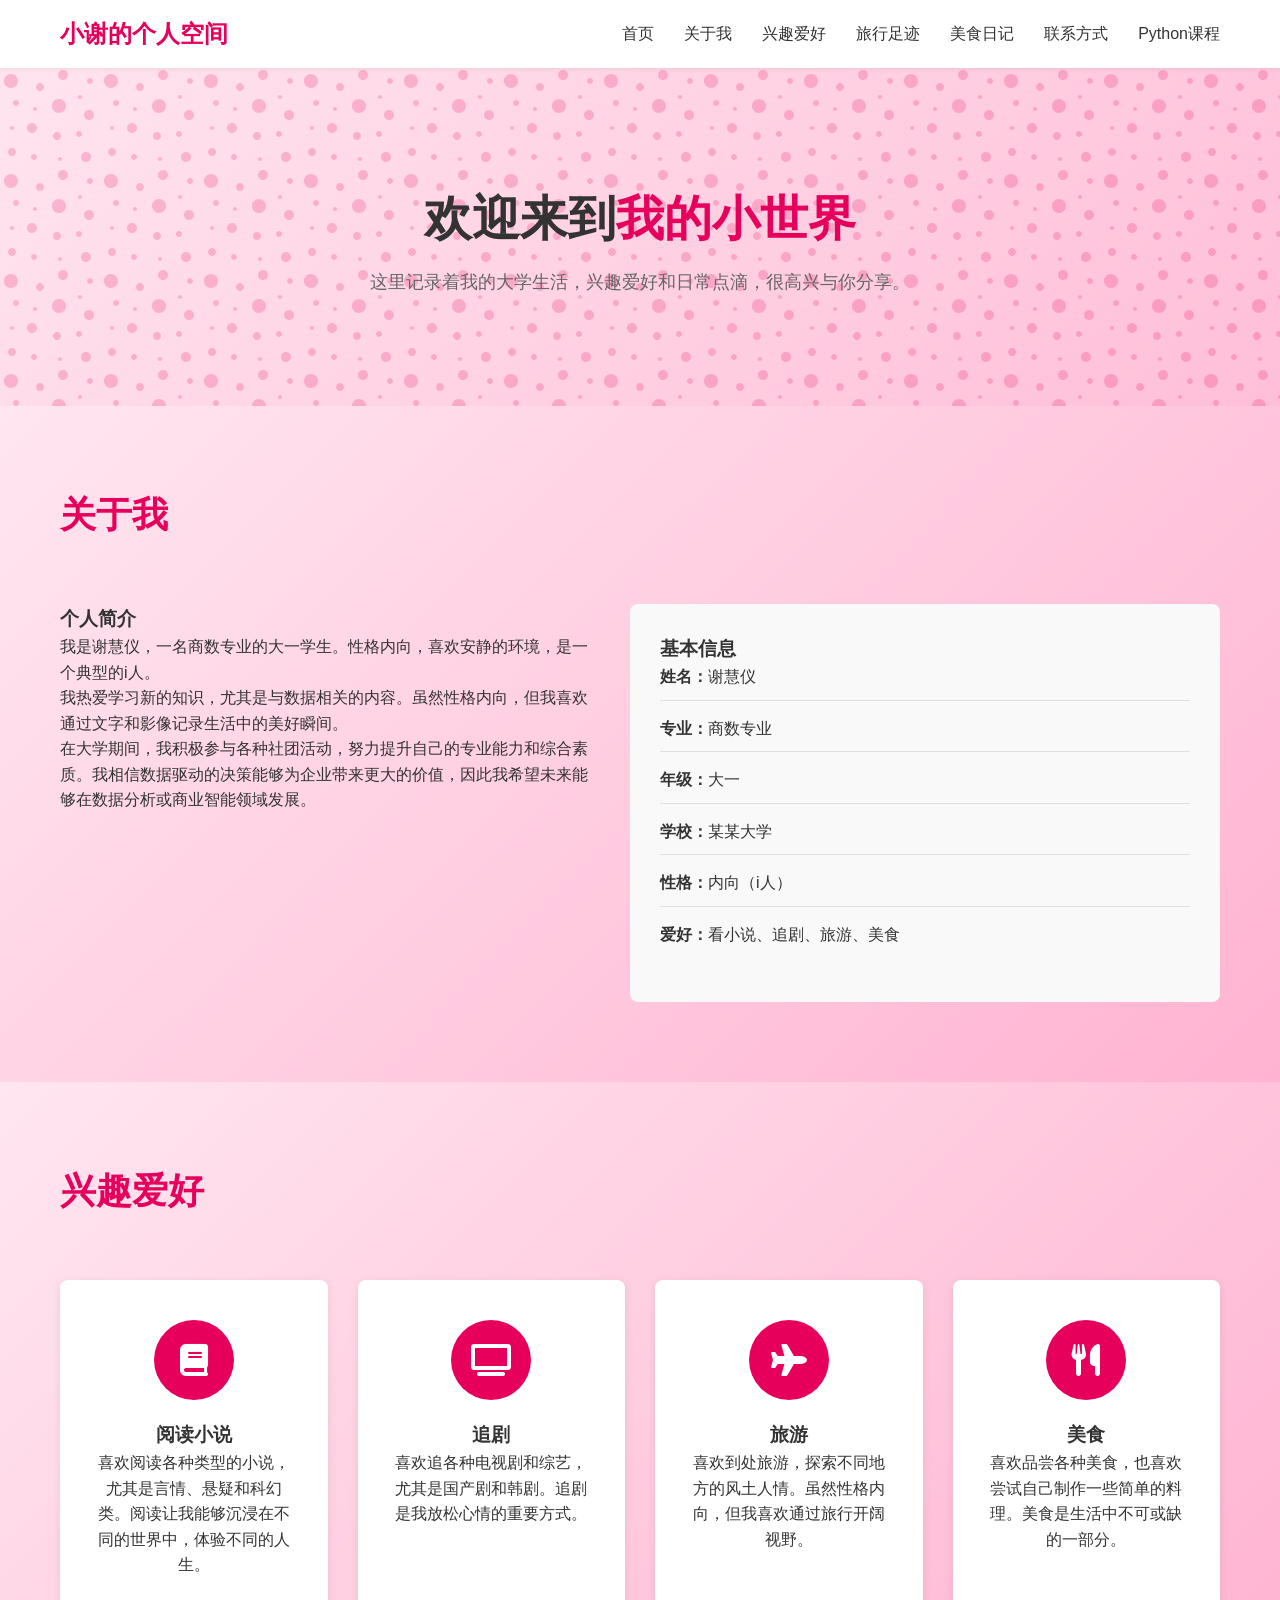
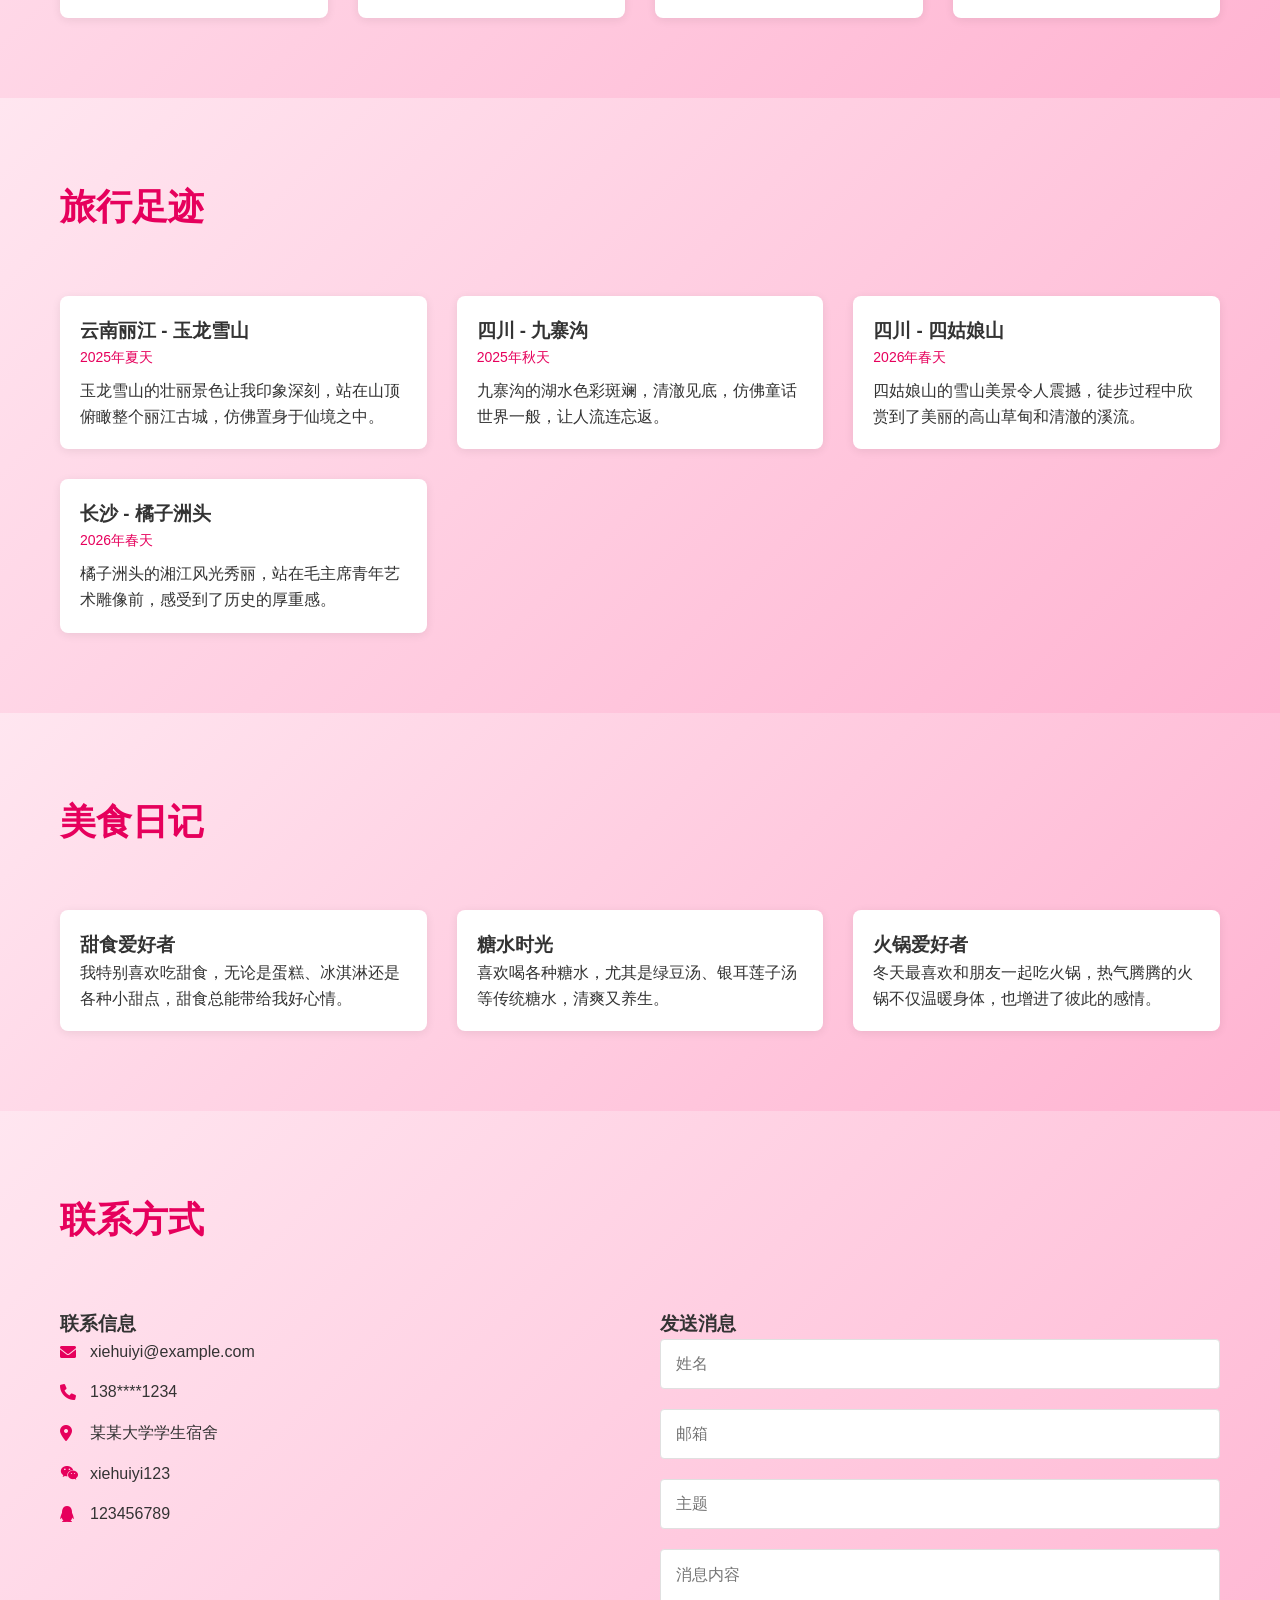
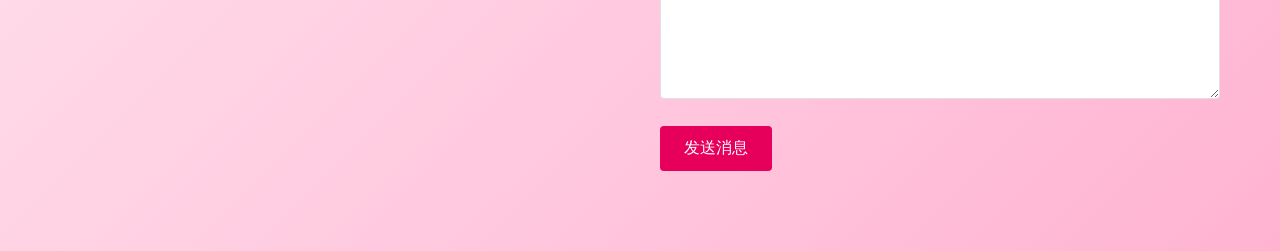
<file: personal.html>
<!DOCTYPE html>
<html lang="zh-CN">
<head>
    <meta charset="UTF-8">
    <meta name="viewport" content="width=device-width, initial-scale=1.0">
    <title>个人主页 - 谢慧仪</title>
    <link rel="stylesheet" href="styles.css">
    <link rel="stylesheet" href="https://cdnjs.cloudflare.com/ajax/libs/font-awesome/6.0.0/css/all.min.css">
</head>
<body>
    <!-- 导航栏 -->
    <header class="navbar">
        <div class="container">
            <div class="logo">
                <h1>小谢的个人空间</h1>
            </div>
            <nav class="nav-links">
                <a href="personal.html">首页</a>
                <a href="#about">关于我</a>
                <a href="#hobbies">兴趣爱好</a>
                <a href="#travel">旅行足迹</a>
                <a href="#food">美食日记</a>
                <a href="#contact">联系方式</a>
                <a href="python-course.html">Python课程</a>
            </nav>
            <div class="menu-toggle">
                <i class="fas fa-bars"></i>
            </div>
        </div>
    </header>

    <!-- 英雄区 -->
    <section class="hero">
        <div class="container">
            <div class="hero-content" style="text-align: center; max-width: 800px; margin: 0 auto;">
                <h2>欢迎来到<span class="highlight">我的小世界</span></h2>
                <p>这里记录着我的大学生活，兴趣爱好和日常点滴，很高兴与你分享。</p>
            </div>
        </div>
    </section>

    <!-- 关于我 -->
    <section id="about" class="about">
        <div class="container">
            <h2 class="section-title">关于我</h2>
            <div class="about-content">
                <div class="about-text">
                    <h3>个人简介</h3>
                    <p>我是谢慧仪，一名商数专业的大一学生。性格内向，喜欢安静的环境，是一个典型的i人。</p>
                    <p>我热爱学习新的知识，尤其是与数据相关的内容。虽然性格内向，但我喜欢通过文字和影像记录生活中的美好瞬间。</p>
                    <p>在大学期间，我积极参与各种社团活动，努力提升自己的专业能力和综合素质。我相信数据驱动的决策能够为企业带来更大的价值，因此我希望未来能够在数据分析或商业智能领域发展。</p>
                </div>
                <div class="about-info">
                    <h3>基本信息</h3>
                    <ul>
                        <li><strong>姓名：</strong>谢慧仪</li>
                        <li><strong>专业：</strong>商数专业</li>
                        <li><strong>年级：</strong>大一</li>
                        <li><strong>学校：</strong>某某大学</li>
                        <li><strong>性格：</strong>内向（i人）</li>
                        <li><strong>爱好：</strong>看小说、追剧、旅游、美食</li>
                    </ul>
                </div>
            </div>
        </div>
    </section>

    <!-- 兴趣爱好 -->
    <section id="hobbies" class="hobbies">
        <div class="container">
            <h2 class="section-title">兴趣爱好</h2>
            <div class="hobbies-grid">
                <div class="hobby-card">
                    <div class="hobby-icon">
                        <i class="fas fa-book"></i>
                    </div>
                    <h3>阅读小说</h3>
                    <p>喜欢阅读各种类型的小说，尤其是言情、悬疑和科幻类。阅读让我能够沉浸在不同的世界中，体验不同的人生。</p>
                </div>
                <div class="hobby-card">
                    <div class="hobby-icon">
                        <i class="fas fa-tv"></i>
                    </div>
                    <h3>追剧</h3>
                    <p>喜欢追各种电视剧和综艺，尤其是国产剧和韩剧。追剧是我放松心情的重要方式。</p>
                </div>
                <div class="hobby-card">
                    <div class="hobby-icon">
                        <i class="fas fa-plane"></i>
                    </div>
                    <h3>旅游</h3>
                    <p>喜欢到处旅游，探索不同地方的风土人情。虽然性格内向，但我喜欢通过旅行开阔视野。</p>
                </div>
                <div class="hobby-card">
                    <div class="hobby-icon">
                        <i class="fas fa-utensils"></i>
                    </div>
                    <h3>美食</h3>
                    <p>喜欢品尝各种美食，也喜欢尝试自己制作一些简单的料理。美食是生活中不可或缺的一部分。</p>
                </div>
            </div>
        </div>
    </section>

    <!-- 旅行足迹 -->
    <section id="travel" class="travel">
        <div class="container">
            <h2 class="section-title">旅行足迹</h2>
            <div class="travel-grid">
                <div class="travel-card">
                    <div class="travel-info">
                        <h3>云南丽江 - 玉龙雪山</h3>
                        <p class="travel-date">2025年夏天</p>
                        <p>玉龙雪山的壮丽景色让我印象深刻，站在山顶俯瞰整个丽江古城，仿佛置身于仙境之中。</p>
                    </div>
                </div>
                <div class="travel-card">
                    <div class="travel-info">
                        <h3>四川 - 九寨沟</h3>
                        <p class="travel-date">2025年秋天</p>
                        <p>九寨沟的湖水色彩斑斓，清澈见底，仿佛童话世界一般，让人流连忘返。</p>
                    </div>
                </div>
                <div class="travel-card">
                    <div class="travel-info">
                        <h3>四川 - 四姑娘山</h3>
                        <p class="travel-date">2026年春天</p>
                        <p>四姑娘山的雪山美景令人震撼，徒步过程中欣赏到了美丽的高山草甸和清澈的溪流。</p>
                    </div>
                </div>
                <div class="travel-card">
                    <div class="travel-info">
                        <h3>长沙 - 橘子洲头</h3>
                        <p class="travel-date">2026年春天</p>
                        <p>橘子洲头的湘江风光秀丽，站在毛主席青年艺术雕像前，感受到了历史的厚重感。</p>
                    </div>
                </div>
            </div>
        </div>
    </section>

    <!-- 美食日记 -->
    <section id="food" class="food">
        <div class="container">
            <h2 class="section-title">美食日记</h2>
            <div class="food-grid">
                <div class="food-card">
                    <div class="food-info">
                        <h3>甜食爱好者</h3>
                        <p>我特别喜欢吃甜食，无论是蛋糕、冰淇淋还是各种小甜点，甜食总能带给我好心情。</p>
                    </div>
                </div>
                <div class="food-card">
                    <div class="food-info">
                        <h3>糖水时光</h3>
                        <p>喜欢喝各种糖水，尤其是绿豆汤、银耳莲子汤等传统糖水，清爽又养生。</p>
                    </div>
                </div>
                <div class="food-card">
                    <div class="food-info">
                        <h3>火锅爱好者</h3>
                        <p>冬天最喜欢和朋友一起吃火锅，热气腾腾的火锅不仅温暖身体，也增进了彼此的感情。</p>
                    </div>
                </div>
            </div>
        </div>
    </section>

    <!-- 联系方式 -->
    <section id="contact" class="contact">
        <div class="container">
            <h2 class="section-title">联系方式</h2>
            <div class="contact-content">
                <div class="contact-info">
                    <h3>联系信息</h3>
                    <ul>
                        <li><i class="fas fa-envelope"></i> xiehuiyi@example.com</li>
                        <li><i class="fas fa-phone"></i> 138****1234</li>
                        <li><i class="fas fa-map-marker-alt"></i> 某某大学学生宿舍</li>
                        <li><i class="fab fa-weixin"></i> xiehuiyi123</li>
                        <li><i class="fab fa-qq"></i> 123456789</li>
                    </ul>
                </div>
                <div class="contact-form">
                    <h3>发送消息</h3>
                    <form>
                        <div class="form-group">
                            <input type="text" placeholder="姓名">
                        </div>
                        <div class="form-group">
                            <input type="email" placeholder="邮箱">
                        </div>
                        <div class="form-group">
                            <input type="text" placeholder="主题">
                        </div>
                        <div class="form-group">
                            <textarea placeholder="消息内容"></textarea>
                        </div>
                        <button type="submit" class="btn btn-primary">发送消息</button>
                    </form>
                </div>
            </div>
        </div>
    </section>



    <script>
        // 移动端菜单切换
        document.querySelector('.menu-toggle').addEventListener('click', function() {
            document.querySelector('.nav-links').classList.toggle('active');
        });

        // 平滑滚动
        document.querySelectorAll('a[href^="#"]').forEach(anchor => {
            anchor.addEventListener('click', function (e) {
                // 确保只处理页面内锚点链接，不影响外部链接或页面跳转
                if (this.getAttribute('href').startsWith('#')) {
                    e.preventDefault();
                    const target = document.querySelector(this.getAttribute('href'));
                    if (target) {
                        target.scrollIntoView({ behavior: 'smooth' });
                    }
                }
            });
        });
    </script>
</body>
</html>
</file>
<file: styles.css>
/* 全局样式 */
* {
    margin: 0;
    padding: 0;
    box-sizing: border-box;
}

body {
    font-family: 'Segoe UI', Tahoma, Geneva, Verdana, sans-serif;
    line-height: 1.6;
    color: #333;
    background: linear-gradient(135deg, #ffe6f0 0%, #ffb3d1 100%);
    overflow-y: auto;
}

html {
    overflow-y: auto;
    height: 100%;
}

.container {
    max-width: 1200px;
    margin: 0 auto;
    padding: 0 20px;
}

/* 按钮样式 */
.btn {
    padding: 12px 24px;
    border: none;
    border-radius: 4px;
    font-size: 16px;
    font-weight: 500;
    cursor: pointer;
    transition: all 0.3s ease;
}

.btn-primary {
    background-color: #e6005c;
    color: white;
}

.btn-primary:hover {
    background-color: #c70050;
    transform: translateY(-2px);
}

.btn-outline {
    background-color: transparent;
    color: #e6005c;
    border: 2px solid #e6005c;
}

.btn-outline:hover {
    background-color: #e6005c;
    color: white;
}

/* 导航栏 */
.navbar {
    background-color: #ffffff;
    box-shadow: 0 2px 4px rgba(0, 0, 0, 0.05);
    position: fixed;
    top: 0;
    left: 0;
    right: 0;
    z-index: 1000;
}

.navbar .container {
    display: flex;
    justify-content: space-between;
    align-items: center;
    padding: 15px 20px;
}

.logo h1 {
    font-size: 24px;
    color: #e6005c;
    font-weight: 700;
}

.nav-links {
    display: flex;
    gap: 30px;
}

.nav-links a {
    text-decoration: none;
    color: #333;
    font-weight: 500;
    transition: color 0.3s ease;
}

.nav-links a:hover {
    color: #e6005c;
}

.auth-buttons {
    display: flex;
    gap: 10px;
}

.menu-toggle {
    display: none;
    font-size: 24px;
    cursor: pointer;
}

/* 英雄区 */
.hero {
    background: linear-gradient(135deg, #ffe6f0 0%, #ffb3d1 100%);
    background-image: url('data:image/svg+xml,%3Csvg width="100" height="100" viewBox="0 0 100 100" xmlns="http://www.w3.org/2000/svg"%3E%3Cpath d="M11 18c3.866 0 7-3.134 7-7s-3.134-7-7-7-7 3.134-7 7 3.134 7 7 7zm48 25c3.866 0 7-3.134 7-7s-3.134-7-7-7-7 3.134-7 7 3.134 7 7 7zm-43-7c1.657 0 3-1.343 3-3s-1.343-3-3-3-3 1.343-3 3 1.343 3 3 3zm63 31c1.657 0 3-1.343 3-3s-1.343-3-3-3-3 1.343-3 3 1.343 3 3 3zM34 90c1.657 0 3-1.343 3-3s-1.343-3-3-3-3 1.343-3 3 1.343 3 3 3zm56-76c1.657 0 3-1.343 3-3s-1.343-3-3-3-3 1.343-3 3 1.343 3 3 3zM12 86c2.21 0 4-1.79 4-4s-1.79-4-4-4-4 1.79-4 4 1.79 4 4 4zm28-65c2.21 0 4-1.79 4-4s-1.79-4-4-4-4 1.79-4 4 1.79 4 4 4zm23-11c2.76 0 5-2.24 5-5s-2.24-5-5-5-5 2.24-5 5 2.24 5 5 5zm-6 60c2.21 0 4-1.79 4-4s-1.79-4-4-4-4 1.79-4 4 1.79 4 4 4zm29 22c2.76 0 5-2.24 5-5s-2.24-5-5-5-5 2.24-5 5 2.24 5 5 5zM32 63c2.76 0 5-2.24 5-5s-2.24-5-5-5-5 2.24-5 5 2.24 5 5 5zm57-13c2.76 0 5-2.24 5-5s-2.24-5-5-5-5 2.24-5 5 2.24 5 5 5zm-9-21c1.105 0 2-.895 2-2s-.895-2-2-2-2 .895-2 2 .895 2 2 2zM60 91c1.105 0 2-.895 2-2s-.895-2-2-2-2 .895-2 2 .895 2 2 2zM35 41c1.105 0 2-.895 2-2s-.895-2-2-2-2 .895-2 2 .895 2 2 2zM12 60c1.105 0 2-.895 2-2s-.895-2-2-2-2 .895-2 2 .895 2 2 2z" fill="%23e6005c" fill-opacity="0.2" fill-rule="evenodd"/%3E%3C/svg%3E');
    padding: 120px 0 80px;
    margin-top: 70px;
}

.hero .container {
    display: flex;
    align-items: center;
    gap: 40px;
}

.hero-content {
    flex: 1;
}

.hero-content h2 {
    font-size: 48px;
    font-weight: 700;
    margin-bottom: 20px;
    line-height: 1.2;
}

.hero-content p {
    font-size: 18px;
    margin-bottom: 30px;
    color: #666;
}

.hero-buttons {
    display: flex;
    gap: 15px;
}

.hero-image {
    flex: 1;
}

.hero-image img {
    width: 100%;
    border-radius: 8px;
    box-shadow: 0 10px 30px rgba(0, 0, 0, 0.1);
}

/* 通用部分样式 */
.section-title {
    font-size: 36px;
    font-weight: 700;
    text-align: left;
    margin-bottom: 60px;
    color: #e6005c;
}

/* 课程分类 */
.categories {
    padding: 80px 0;
    background-color: white;
}

.categories-grid {
    display: grid;
    grid-template-columns: repeat(auto-fit, minmax(250px, 1fr));
    gap: 30px;
}

.category-card {
    background-color: #f9f9f9;
    padding: 40px 30px;
    border-radius: 8px;
    text-align: center;
    transition: all 0.3s ease;
    border: 1px solid #e0e0e0;
}

.category-card:hover {
    transform: translateY(-10px);
    box-shadow: 0 10px 30px rgba(0, 0, 0, 0.1);
}

.category-card i {
    font-size: 48px;
    color: #4CAF50;
    margin-bottom: 20px;
}

.category-card h3 {
    font-size: 20px;
    font-weight: 600;
    margin-bottom: 10px;
}

.category-card p {
    color: #666;
}

/* 特色课程 */
.courses {
    padding: 80px 0;
    background-color: #f5f5f5;
}

.courses-grid {
    display: grid;
    grid-template-columns: repeat(auto-fit, minmax(300px, 1fr));
    gap: 30px;
    margin-bottom: 40px;
}

.course-card {
    background-color: white;
    border-radius: 8px;
    overflow: hidden;
    box-shadow: 0 2px 10px rgba(0, 0, 0, 0.08);
    transition: all 0.3s ease;
}

.course-card-link {
    text-decoration: none;
    color: inherit;
    display: block;
}

.course-card:hover {
    transform: translateY(-5px);
    box-shadow: 0 10px 30px rgba(0, 0, 0, 0.1);
}

.course-image img {
    width: 100%;
    height: 200px;
    object-fit: cover;
}

.course-info {
    padding: 20px;
}

.course-category {
    background: linear-gradient(135deg, #ffe6f0 0%, #ffb3d1 100%);
    color: #e6005c;
    padding: 5px 10px;
    border-radius: 4px;
    font-size: 14px;
    font-weight: 500;
    display: inline-block;
    margin-bottom: 10px;
}

.course-info h3 {
    font-size: 18px;
    font-weight: 600;
    margin-bottom: 10px;
}

.course-info p {
    color: #666;
    margin-bottom: 15px;
    font-size: 14px;
}

.course-meta {
    display: flex;
    justify-content: space-between;
    margin-bottom: 15px;
    font-size: 14px;
}

.rating {
    color: #ff9800;
    font-weight: 500;
}

.students {
    color: #666;
}

.course-price {
    display: flex;
    align-items: center;
    gap: 10px;
}

.current-price {
    font-size: 20px;
    font-weight: 700;
    color: #f44336;
}

.original-price {
    font-size: 16px;
    color: #999;
    text-decoration: line-through;
}

.view-all {
    text-align: center;
}

/* 学习资源 */
.resources {
    padding: 80px 0;
    background-color: white;
}

.resources-grid {
    display: grid;
    grid-template-columns: repeat(auto-fit, minmax(250px, 1fr));
    gap: 30px;
}

.resource-card {
    background-color: #f9f9f9;
    padding: 40px 30px;
    border-radius: 8px;
    text-align: center;
    transition: all 0.3s ease;
    border: 1px solid #e0e0e0;
}

.resource-card:hover {
    transform: translateY(-10px);
    box-shadow: 0 10px 30px rgba(0, 0, 0, 0.1);
}

.resource-icon {
    width: 80px;
    height: 80px;
    background-color: #4CAF50;
    color: white;
    border-radius: 50%;
    display: flex;
    align-items: center;
    justify-content: center;
    margin: 0 auto 20px;
}

.resource-icon i {
    font-size: 32px;
}

.resource-card h3 {
    font-size: 20px;
    font-weight: 600;
    margin-bottom: 10px;
}

.resource-card p {
    color: #666;
}

/* 用户评价 */
.testimonials {
    padding: 80px 0;
    background-color: #f5f5f5;
}

.testimonials-grid {
    display: grid;
    grid-template-columns: repeat(auto-fit, minmax(300px, 1fr));
    gap: 30px;
}

.testimonial-card {
    background-color: white;
    padding: 30px;
    border-radius: 8px;
    box-shadow: 0 2px 10px rgba(0, 0, 0, 0.08);
}

.testimonial-rating {
    color: #ff9800;
    margin-bottom: 20px;
    font-size: 18px;
}

.testimonial-card p {
    margin-bottom: 30px;
    line-height: 1.6;
    color: #666;
}

.testimonial-author {
    display: flex;
    align-items: center;
    gap: 15px;
}

.testimonial-author img {
    width: 60px;
    height: 60px;
    border-radius: 50%;
    object-fit: cover;
}

.author-info h4 {
    font-weight: 600;
    margin-bottom: 5px;
}

.author-info p {
    font-size: 14px;
    color: #666;
    margin: 0;
}

/* 注册区域 */
.signup {
    background: linear-gradient(135deg, #4CAF50 0%, #45a049 100%);
    padding: 80px 0;
    color: white;
}

.signup-content {
    text-align: center;
    max-width: 800px;
    margin: 0 auto;
}

.signup-content h2 {
    font-size: 32px;
    font-weight: 700;
    margin-bottom: 20px;
}

.signup-content p {
    font-size: 18px;
    margin-bottom: 30px;
    opacity: 0.9;
}

.signup-form {
    display: flex;
    gap: 10px;
    max-width: 600px;
    margin: 0 auto;
}

.signup-form input {
    flex: 1;
    padding: 15px 20px;
    border: none;
    border-radius: 4px;
    font-size: 16px;
}

.signup-form button {
    white-space: nowrap;
}

/* 页脚 */
.footer {
    background: linear-gradient(135deg, #ffebf2 0%, #ffc1d9 100%);
    color: #333;
    padding: 60px 0 30px;
}

.footer-grid {
    display: grid;
    grid-template-columns: repeat(auto-fit, minmax(250px, 1fr));
    gap: 40px;
    margin-bottom: 40px;
}

.footer-column h3 {
    font-size: 20px;
    font-weight: 600;
    margin-bottom: 20px;
    color: #ff99b4;
}

.footer-column h4 {
    font-size: 16px;
    font-weight: 600;
    margin-bottom: 20px;
}

.footer-column p {
    margin-bottom: 20px;
    opacity: 0.8;
}

.footer-column ul {
    list-style: none;
}

.footer-column ul li {
    margin-bottom: 10px;
}

.footer-column ul li a {
    color: #333;
    text-decoration: none;
    opacity: 0.8;
    transition: opacity 0.3s ease;
}

.footer-column ul li a:hover {
    opacity: 1;
    color: #ff99b4;
}

.social-links {
    display: flex;
    gap: 15px;
}

.social-links a {
    display: flex;
    align-items: center;
    justify-content: center;
    width: 40px;
    height: 40px;
    background-color: rgba(255, 255, 255, 0.5);
    border-radius: 50%;
    color: #ff99b4;
    transition: all 0.3s ease;
}

.social-links a:hover {
    background-color: #ff99b4;
    color: white;
    transform: translateY(-3px);
}

.footer-bottom {
    border-top: 1px solid rgba(255, 153, 180, 0.3);
    padding-top: 30px;
    text-align: center;
    opacity: 0.8;
}

/* 响应式设计 */
@media (max-width: 768px) {
    .nav-links {
        position: fixed;
        top: 70px;
        left: 0;
        right: 0;
        background-color: white;
        flex-direction: column;
        align-items: center;
        padding: 20px 0;
        box-shadow: 0 2px 4px rgba(0, 0, 0, 0.1);
        transform: translateY(-100%);
        opacity: 0;
        transition: all 0.3s ease;
    }

    .nav-links.active {
        transform: translateY(0);
        opacity: 1;
    }

    .menu-toggle {
        display: block;
    }

    .auth-buttons {
        display: none;
    }

    .hero .container {
        flex-direction: column;
        text-align: center;
    }

    .hero-content h2 {
        font-size: 36px;
    }

    .hero-buttons {
        justify-content: center;
    }

    .signup-form {
        flex-direction: column;
    }

    .section-title {
        font-size: 28px;
    }
}

/* 课程详情页面 */
.course-detail {
    padding: 120px 0 80px;
    background: linear-gradient(135deg, #ffe6f0 0%, #ffb3d1 100%);
}

.course-header {
    display: flex;
    gap: 40px;
    margin-bottom: 60px;
}

.course-banner {
    flex: 1;
}

.course-banner img {
    width: 100%;
    border-radius: 8px;
    box-shadow: 0 10px 30px rgba(0, 0, 0, 0.1);
}

.course-info-header {
    flex: 1;
}

.course-description {
    font-size: 16px;
    color: #666;
    margin-bottom: 20px;
    line-height: 1.6;
}

.course-meta {
    display: flex;
    gap: 20px;
    margin-bottom: 20px;
    font-size: 14px;
}

.duration {
    color: #666;
}

.course-buttons {
    display: flex;
    gap: 15px;
    margin-top: 30px;
}

/* 课程大纲 */
.course-outline {
    margin-bottom: 60px;
}

.course-outline h3 {
    font-size: 24px;
    font-weight: 600;
    margin-bottom: 30px;
    color: #333;
}

.module-list {
    border: 1px solid #ffb3d1;
    border-radius: 8px;
    overflow: hidden;
    background-color: rgba(255, 255, 255, 0.8);
}

.module {
    border-bottom: 1px solid #e0e0e0;
}

.module:last-child {
    border-bottom: none;
}

.module-header {
    display: flex;
    justify-content: space-between;
    align-items: center;
    padding: 20px;
    background: linear-gradient(135deg, #ffe6f0 0%, #ffb3d1 100%);
    cursor: pointer;
    transition: all 0.3s ease;
}

.module-header:hover {
    background: linear-gradient(135deg, #ffd6e8 0%, #ff99c2 100%);
}

.module-header h4 {
    font-size: 18px;
    font-weight: 600;
    color: #333;
}

.module-duration {
    font-size: 14px;
    color: #666;
}

.module-content {
    padding: 0 20px;
    max-height: 0;
    overflow: hidden;
    transition: all 0.3s ease;
    background-color: white;
}

.module-content.active {
    padding: 20px;
    max-height: none;
    overflow: visible;
}

.module-content ul {
    list-style: none;
}

.module-content li {
    padding: 8px 0;
    border-bottom: 1px solid #f0f0f0;
    color: #666;
}

.module-content li:last-child {
    border-bottom: none;
}

/* 讲师信息 */
.instructor {
    margin-bottom: 60px;
}

.instructor h3 {
    font-size: 24px;
    font-weight: 600;
    margin-bottom: 30px;
    color: #333;
}

.instructor-card {
    display: flex;
    gap: 30px;
    padding: 30px;
    background-color: #f9f9f9;
    border-radius: 8px;
}

.instructor-avatar {
    flex-shrink: 0;
}

.instructor-avatar img {
    width: 120px;
    height: 120px;
    border-radius: 50%;
    object-fit: cover;
}

.instructor-info {
    flex: 1;
}

.instructor-title {
    font-size: 14px;
    color: #4CAF50;
    margin-bottom: 10px;
}

.instructor-bio {
    color: #666;
    margin-bottom: 20px;
    line-height: 1.6;
}

.instructor-courses {
    display: flex;
    align-items: center;
    gap: 10px;
    flex-wrap: wrap;
}

.instructor-courses a {
    color: #4CAF50;
    text-decoration: none;
    font-size: 14px;
    padding: 5px 10px;
    background-color: #e8f5e8;
    border-radius: 4px;
    transition: all 0.3s ease;
}

.instructor-courses a:hover {
    background-color: #4CAF50;
    color: white;
}

/* 课程评价 */
.course-reviews h3 {
    font-size: 24px;
    font-weight: 600;
    margin-bottom: 30px;
    color: #333;
}

.reviews-grid {
    display: grid;
    grid-template-columns: repeat(auto-fit, minmax(300px, 1fr));
    gap: 30px;
}

.review-card {
    padding: 30px;
    background-color: #f9f9f9;
    border-radius: 8px;
}

.review-rating {
    color: #ff9800;
    margin-bottom: 15px;
    font-size: 16px;
}

.review-card p {
    color: #666;
    margin-bottom: 20px;
    line-height: 1.6;
}

.review-author {
    display: flex;
    align-items: center;
    gap: 15px;
}

.review-author img {
    width: 50px;
    height: 50px;
    border-radius: 50%;
    object-fit: cover;
}

.review-author h5 {
    font-weight: 600;
    margin-bottom: 5px;
}

.review-author p {
    font-size: 14px;
    color: #666;
    margin: 0;
}

@media (max-width: 768px) {
    .course-header {
        flex-direction: column;
    }

    .instructor-card {
        flex-direction: column;
        text-align: center;
    }

    .course-buttons {
        flex-direction: column;
    }
}

/* 个人主页样式 */

/* 高亮文本 */
.highlight {
    color: #e6005c;
}

/* 关于我 */
.about {
    padding: 80px 0;
    background: linear-gradient(135deg, #ffe6f0 0%, #ffb3d1 100%);
}

/* 兴趣爱好 */
.hobbies {
    padding: 80px 0;
    background: linear-gradient(135deg, #ffe6f0 0%, #ffb3d1 100%);
}

.hobbies-grid {
    display: grid;
    grid-template-columns: repeat(auto-fit, minmax(250px, 1fr));
    gap: 30px;
}

.hobby-card {
    background-color: white;
    padding: 40px 30px;
    border-radius: 8px;
    text-align: center;
    transition: all 0.3s ease;
    box-shadow: 0 2px 10px rgba(0, 0, 0, 0.08);
}

.hobby-card:hover {
    transform: translateY(-10px);
    box-shadow: 0 10px 30px rgba(0, 0, 0, 0.1);
}

.hobby-icon {
    width: 80px;
    height: 80px;
    background-color: #e6005c;
    color: white;
    border-radius: 50%;
    display: flex;
    align-items: center;
    justify-content: center;
    margin: 0 auto 20px;
}

.hobby-icon i {
    font-size: 32px;
}

/* 旅行足迹 */
.travel {
    padding: 80px 0;
    background: linear-gradient(135deg, #ffe6f0 0%, #ffb3d1 100%);
}

.travel-grid {
    display: grid;
    grid-template-columns: repeat(auto-fit, minmax(300px, 1fr));
    gap: 30px;
}

.travel-card {
    background-color: white;
    border-radius: 8px;
    box-shadow: 0 2px 10px rgba(0, 0, 0, 0.08);
    transition: all 0.3s ease;
    padding: 20px;
}

.travel-card:hover {
    transform: translateY(-5px);
    box-shadow: 0 10px 30px rgba(0, 0, 0, 0.1);
}

.travel-info {
    padding: 0;
}

.travel-date {
    font-size: 14px;
    color: #e6005c;
    margin-bottom: 10px;
}

/* 美食日记 */
.food {
    padding: 80px 0;
    background: linear-gradient(135deg, #ffe6f0 0%, #ffb3d1 100%);
}

.food-grid {
    display: grid;
    grid-template-columns: repeat(auto-fit, minmax(250px, 1fr));
    gap: 30px;
}

.food-card {
    background-color: white;
    border-radius: 8px;
    box-shadow: 0 2px 10px rgba(0, 0, 0, 0.08);
    transition: all 0.3s ease;
    padding: 20px;
}

.food-card:hover {
    transform: translateY(-5px);
    box-shadow: 0 10px 30px rgba(0, 0, 0, 0.1);
}

.food-info {
    padding: 0;
}

.about-content {
    display: flex;
    gap: 40px;
}

.about-text {
    flex: 1;
}

.about-info {
    flex: 1;
    background-color: #f9f9f9;
    padding: 30px;
    border-radius: 8px;
}

.about-info ul {
    list-style: none;
}

.about-info li {
    margin-bottom: 15px;
    padding-bottom: 10px;
    border-bottom: 1px solid #e0e0e0;
}

.about-info li:last-child {
    border-bottom: none;
}

/* 专业技能 */
.skills {
    padding: 80px 0;
    background-color: #f5f5f5;
}

.skills-grid {
    display: grid;
    grid-template-columns: repeat(auto-fit, minmax(250px, 1fr));
    gap: 30px;
}

.skill-card {
    background-color: white;
    padding: 30px;
    border-radius: 8px;
    box-shadow: 0 2px 10px rgba(0, 0, 0, 0.08);
    transition: all 0.3s ease;
}

.skill-card:hover {
    transform: translateY(-5px);
    box-shadow: 0 10px 30px rgba(0, 0, 0, 0.1);
}

.skill-icon {
    width: 60px;
    height: 60px;
    background-color: #e98074;
    color: white;
    border-radius: 50%;
    display: flex;
    align-items: center;
    justify-content: center;
    margin-bottom: 20px;
}

.skill-icon i {
    font-size: 24px;
}

.skill-level {
    margin-top: 20px;
}

.skill-bar {
    height: 8px;
    background-color: #e0e0e0;
    border-radius: 4px;
    overflow: hidden;
    margin-bottom: 5px;
}

.skill-progress {
    height: 100%;
    background-color: #e98074;
    border-radius: 4px;
    transition: width 1s ease;
}

/* 项目经历 */
.projects {
    padding: 80px 0;
    background-color: white;
}

.projects-grid {
    display: grid;
    grid-template-columns: repeat(auto-fit, minmax(300px, 1fr));
    gap: 30px;
}

.project-card {
    background-color: white;
    border-radius: 8px;
    overflow: hidden;
    box-shadow: 0 2px 10px rgba(0, 0, 0, 0.08);
    transition: all 0.3s ease;
}

.project-card:hover {
    transform: translateY(-5px);
    box-shadow: 0 10px 30px rgba(0, 0, 0, 0.1);
}

.project-image img {
    width: 100%;
    height: 200px;
    object-fit: cover;
}

.project-info {
    padding: 20px;
}

.project-date {
    font-size: 14px;
    color: #e98074;
    margin-bottom: 10px;
}

.project-skills {
    margin-top: 15px;
}

.skill-tag {
    display: inline-block;
    background-color: #f8e8e8;
    color: #e98074;
    padding: 5px 10px;
    border-radius: 4px;
    font-size: 12px;
    margin-right: 10px;
    margin-bottom: 10px;
}

/* 教育背景 */
.education {
    padding: 80px 0;
    background-color: #f5f5f5;
}

.education-timeline {
    position: relative;
    max-width: 800px;
    margin: 0 auto;
}

.education-timeline::before {
    content: '';
    position: absolute;
    left: 50%;
    top: 0;
    bottom: 0;
    width: 2px;
    background-color: #e98074;
    transform: translateX(-50%);
}

.education-item {
    position: relative;
    margin-bottom: 40px;
    width: 45%;
}

.education-item:nth-child(odd) {
    left: 0;
}

.education-item:nth-child(even) {
    left: 55%;
}

.education-item::before {
    content: '';
    position: absolute;
    width: 20px;
    height: 20px;
    background-color: #e98074;
    border-radius: 50%;
    top: 20px;
    z-index: 1;
}

.education-item:nth-child(odd)::before {
    right: -10px;
}

.education-item:nth-child(even)::before {
    left: -10px;
}

.education-date {
    font-weight: 600;
    color: #e98074;
    margin-bottom: 10px;
}

.education-content {
    background-color: white;
    padding: 20px;
    border-radius: 8px;
    box-shadow: 0 2px 10px rgba(0, 0, 0, 0.08);
}

/* 联系方式 */
.contact {
    padding: 80px 0;
    background: linear-gradient(135deg, #ffe6f0 0%, #ffb3d1 100%);
}

.contact-content {
    display: flex;
    gap: 40px;
}

.contact-info {
    flex: 1;
}

.contact-form {
    flex: 1;
}

.contact-info ul {
    list-style: none;
}

.contact-info li {
    margin-bottom: 15px;
    display: flex;
    align-items: center;
    gap: 10px;
}

.contact-info i {
    color: #e6005c;
    width: 20px;
}

.form-group {
    margin-bottom: 20px;
}

.form-group input,
.form-group textarea {
    width: 100%;
    padding: 15px;
    border: 1px solid #e0e0e0;
    border-radius: 4px;
    font-size: 16px;
}

.form-group textarea {
    resize: vertical;
    min-height: 150px;
}

/* 学习资源 */
.learning-resources {
    margin-bottom: 60px;
}

.learning-resources h3 {
    font-size: 24px;
    font-weight: 600;
    margin-bottom: 30px;
    color: #333;
}

.learning-resources .resources-grid {
    display: grid;
    grid-template-columns: repeat(auto-fit, minmax(250px, 1fr));
    gap: 30px;
}

.learning-resources .resource-card {
    background-color: #f9f9f9;
    padding: 30px;
    border-radius: 8px;
    text-align: center;
    transition: all 0.3s ease;
    border: 1px solid #e0e0e0;
}

.learning-resources .resource-card:hover {
    transform: translateY(-10px);
    box-shadow: 0 10px 30px rgba(0, 0, 0, 0.1);
}

.learning-resources .resource-icon {
    width: 80px;
    height: 80px;
    background-color: #e98074;
    color: white;
    border-radius: 50%;
    display: flex;
    align-items: center;
    justify-content: center;
    margin: 0 auto 20px;
}

.learning-resources .resource-icon i {
    font-size: 32px;
}

.learning-resources .resource-card h4 {
    font-size: 18px;
    font-weight: 600;
    margin-bottom: 10px;
}

.learning-resources .resource-card p {
    color: #666;
    margin-bottom: 20px;
}

@media (max-width: 768px) {
    .about-content {
        flex-direction: column;
    }

    .contact-content {
        flex-direction: column;
    }

    .education-timeline::before {
        left: 20px;
    }

    .education-item {
        width: 100%;
        left: 0 !important;
        padding-left: 50px;
    }

    .education-item::before {
        left: 10px !important;
    }
}

@media (max-width: 480px) {
    .hero-content h2 {
        font-size: 28px;
    }

    .hero-content p {
        font-size: 16px;
    }

    .btn {
        padding: 10px 20px;
        font-size: 14px;
    }

    .courses-grid {
        grid-template-columns: 1fr;
    }

    .testimonials-grid {
        grid-template-columns: 1fr;
    }

    .categories-grid {
        grid-template-columns: 1fr;
    }

    .resources-grid {
        grid-template-columns: 1fr;
    }

    .footer-grid {
        grid-template-columns: 1fr;
        gap: 30px;
    }

    .reviews-grid {
        grid-template-columns: 1fr;
    }

    .skills-grid {
        grid-template-columns: 1fr;
    }

    .projects-grid {
        grid-template-columns: 1fr;
    }
}

/* 响应式调整 */
@media (max-width: 768px) {
    .course-header {
        flex-direction: column;
    }

    .instructor-card {
        flex-direction: column;
        text-align: center;
    }

    .course-buttons {
        flex-direction: column;
    }

    .learning-resources .resources-grid {
        grid-template-columns: 1fr;
    }
}
</file>
